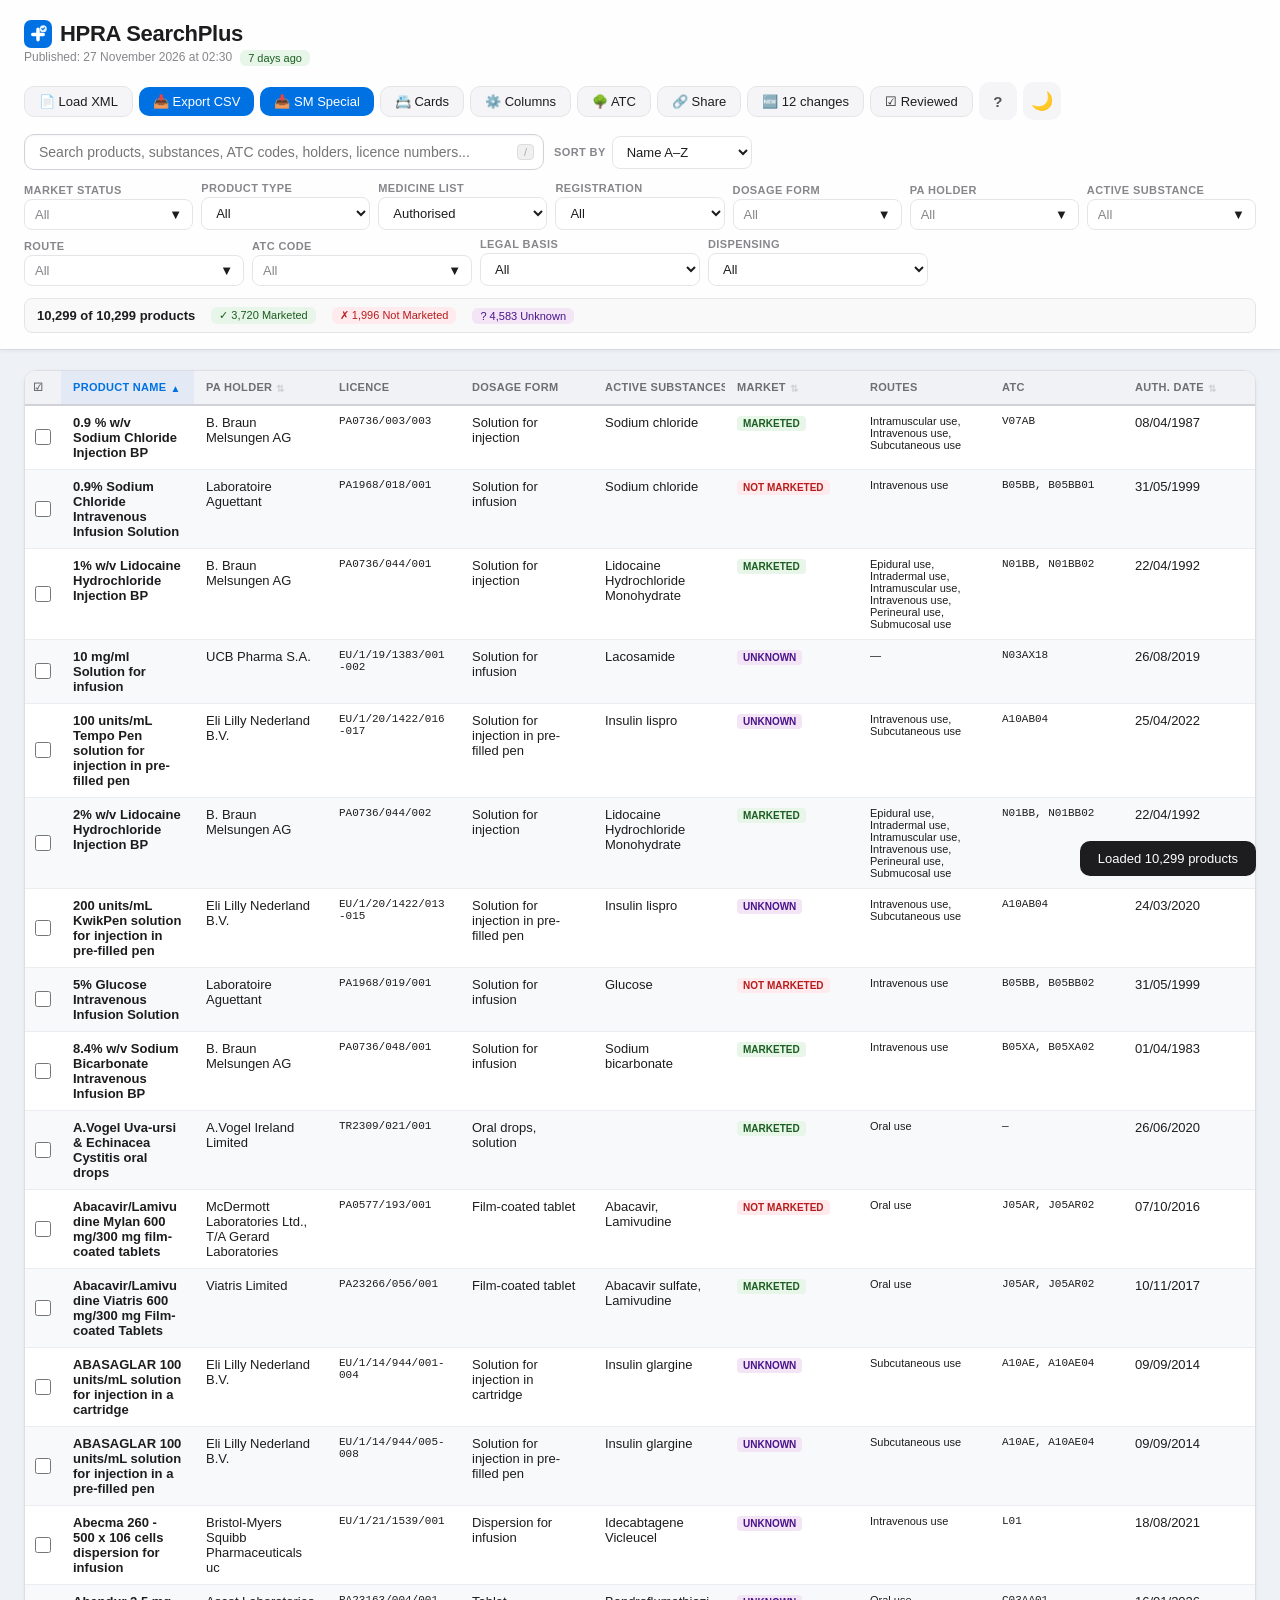
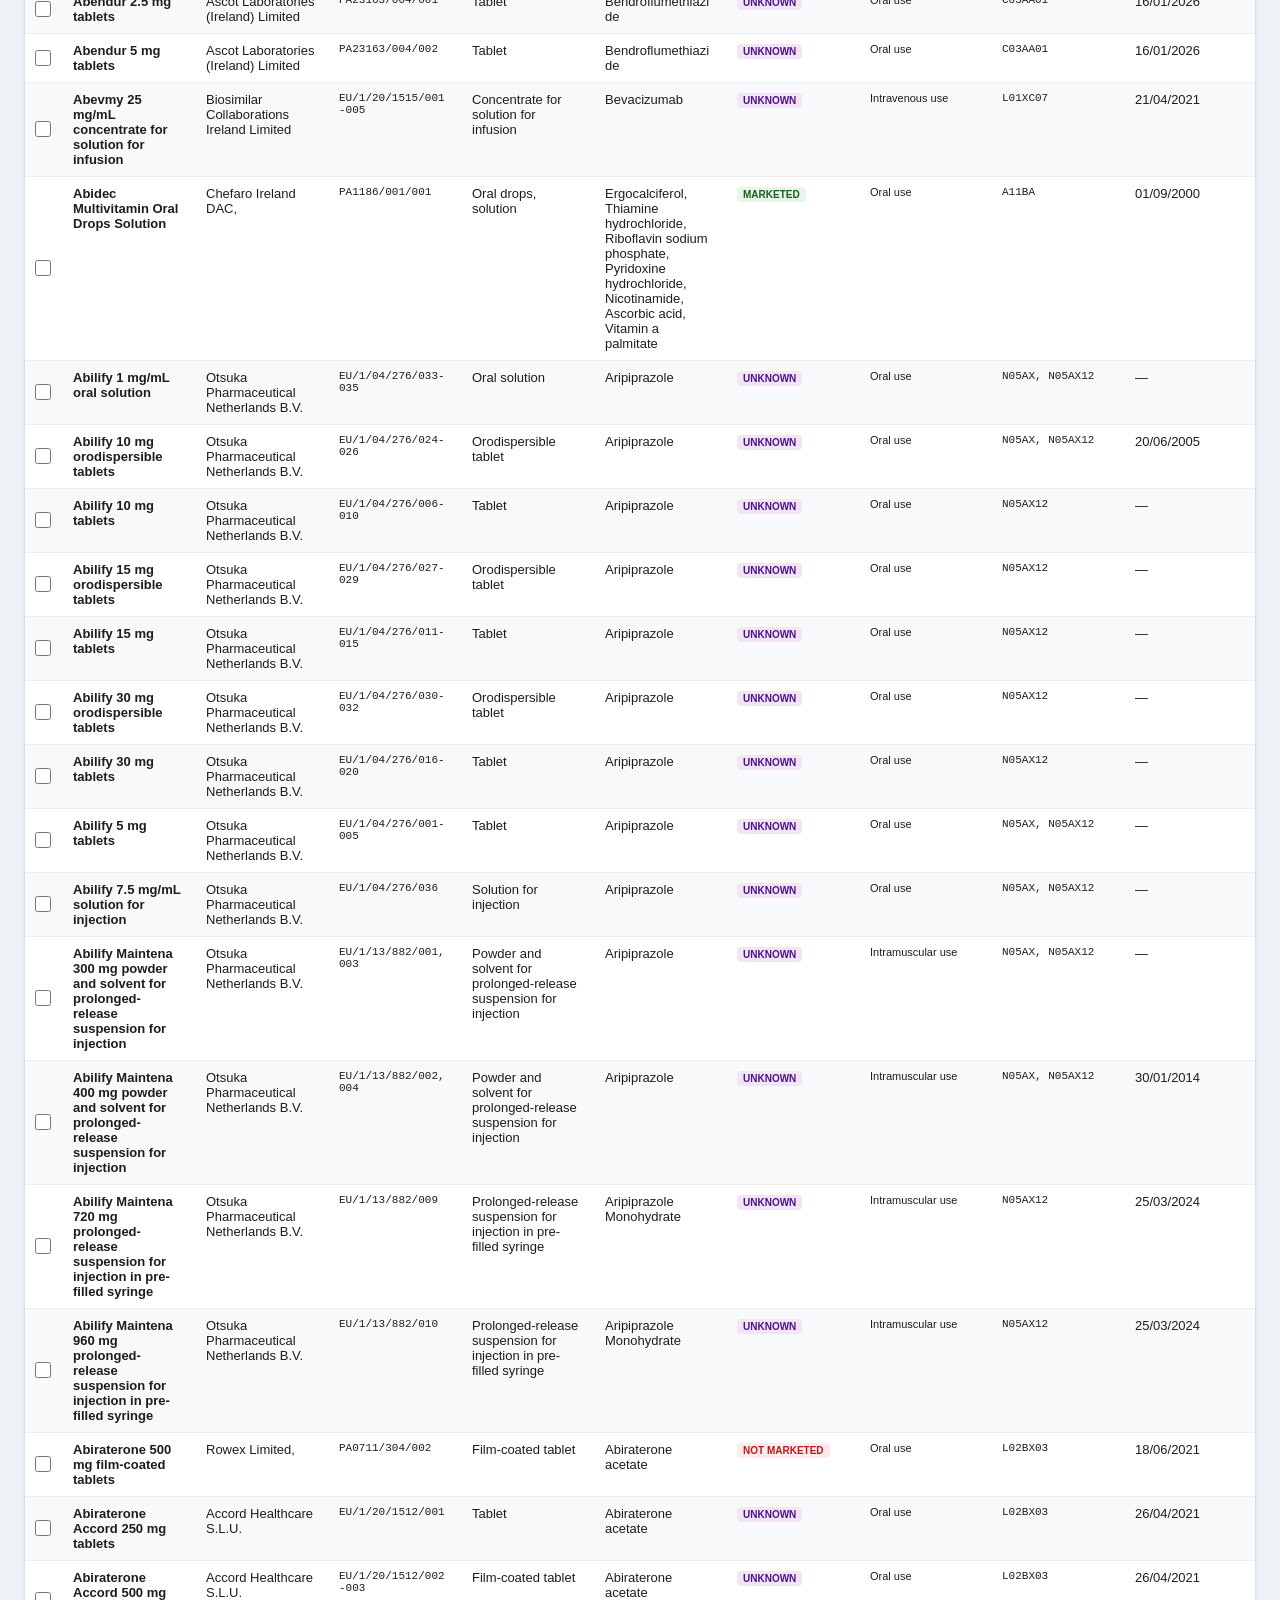
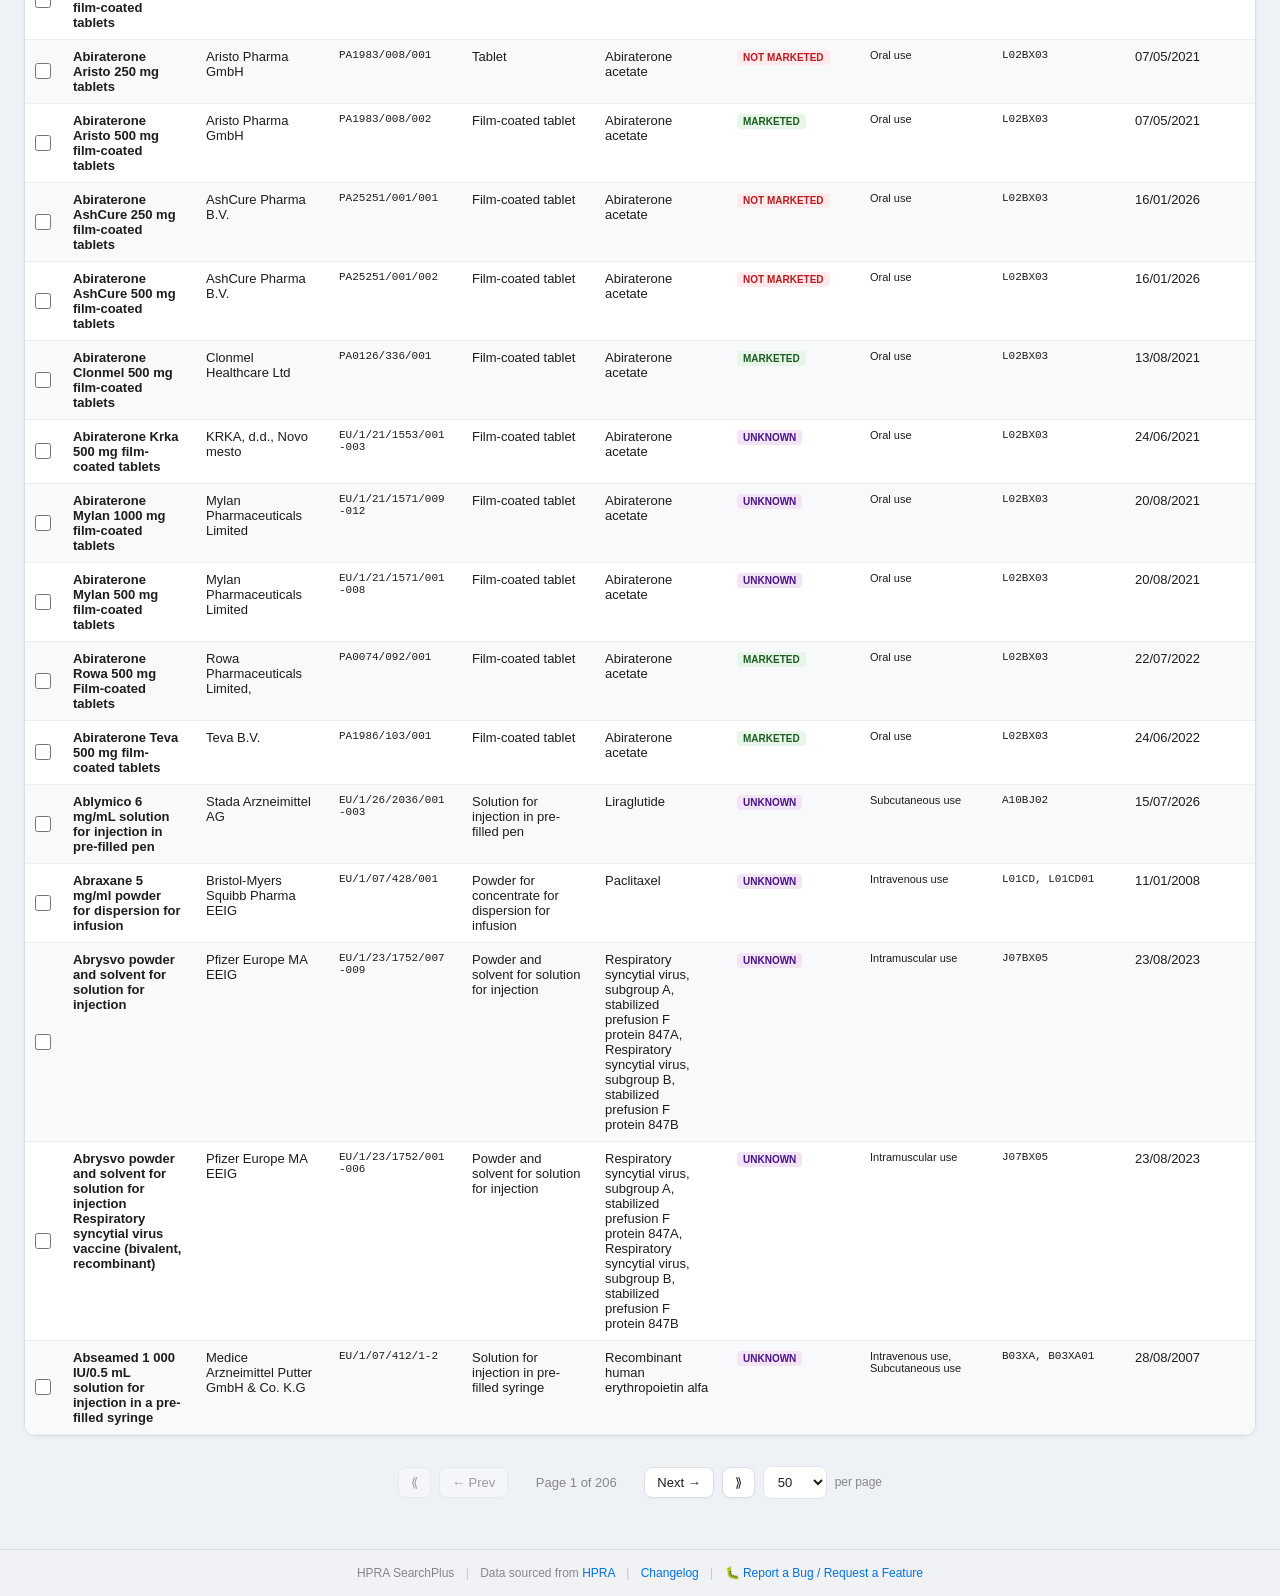
<file: index.html>
<!DOCTYPE html>
<html lang="en">
<head>
    <meta charset="UTF-8">
    <meta name="viewport" content="width=device-width, initial-scale=1.0">
    <title>HPRA SearchPlus</title>
    <link rel="stylesheet" href="css/styles.css">
</head>
<body>
    <div class="header">
        <div class="header-content">
            <div class="header-top">
                <div class="header-text">
                    <h1><svg class="app-logo" viewBox="0 0 32 32" width="28" height="28" fill="none" xmlns="http://www.w3.org/2000/svg"><rect width="32" height="32" rx="8" fill="#0071e3"/><path d="M8 16.5a2 2 0 012-2h4v-4a2 2 0 014 0v4h4a2 2 0 010 4h-4v4a2 2 0 01-4 0v-4h-4a2 2 0 01-2-2z" fill="#fff"/><circle cx="22" cy="10" r="4" fill="#fff" opacity=".9"/><path d="M20.5 10l1 1 2-2" stroke="#0071e3" stroke-width="1.5" stroke-linecap="round" stroke-linejoin="round"/></svg> HPRA SearchPlus</h1>
                    <div class="publication-date" id="publicationDate">No data loaded</div>
                </div>
                <div class="header-controls">
                    <input type="file" id="xmlFileInput" accept=".xml" />
                    <button type="button" class="btn btn-secondary" id="fileSelectBtn" title="Load XML file">📄 Load XML</button>
                    <button type="button" class="btn btn-primary" id="exportBtn" title="Export filtered results to CSV" style="display:none;">📥 Export CSV</button>
                    <button type="button" class="btn btn-primary" id="exportSMBtn" title="Export filtered results into the NMPC bulk product data template" style="display:none;">📥 SM Special</button>
                    <button type="button" class="btn btn-secondary" id="viewToggleBtn" title="Toggle table/card view" style="display:none;">📊 Table</button>
                    <div class="column-picker-wrapper" id="columnPickerWrapper" style="display:none;position:relative;">
                        <button type="button" class="btn btn-secondary" id="columnPickerBtn" title="Choose table columns">⚙️ Columns</button>
                        <div class="column-picker-dropdown" id="columnPickerDropdown"></div>
                    </div>
                    <button type="button" class="btn btn-secondary" id="atcBrowserBtn" title="Browse ATC classification tree" style="display:none;">🌳 ATC</button>
                    <button type="button" class="btn btn-secondary" id="shareBtn" title="Copy shareable link with current filters" style="display:none;">🔗 Share</button>
                    <button type="button" class="btn btn-secondary" id="changesBtn" title="See what changed in the latest data update" style="display:none;">🆕 What's changed</button>
                    <button type="button" class="btn btn-secondary" id="reviewedFilterBtn" title="Filter to show only reviewed items" style="display:none;">☑ Reviewed</button>
                    <button type="button" class="btn btn-secondary" id="clearChecklistBtn" title="Clear all checklist selections" style="display:none;">✕ Clear Checklist</button>
                    <button type="button" class="btn-icon" id="helpBtn" title="Keyboard shortcuts &amp; help (?)" aria-label="Help">?</button>
                    <button type="button" class="btn-icon" id="themeToggle" title="Toggle dark mode">🌙</button>
                </div>
            </div>

            <div class="search-row" id="searchRow" style="display:none;">
                <div class="search-input-wrapper">
                    <input type="text" class="search-input" id="searchInput"
                        placeholder="Search products, substances, ATC codes, holders, licence numbers..."
                        autocomplete="off">
                    <button class="search-clear" id="searchClear" title="Clear search">✕</button>
                    <span class="search-shortcut" id="searchHint">/</span>
                </div>
                <div style="display:flex;gap:6px;align-items:center;">
                    <label class="filter-label" style="white-space:nowrap;">Sort by</label>
                    <select id="sortSelect" style="width:auto;min-width:140px;">
                        <option value="name-asc">Name A–Z</option>
                        <option value="name-desc">Name Z–A</option>
                        <option value="holder-asc">Holder A–Z</option>
                        <option value="holder-desc">Holder Z–A</option>
                        <option value="date-desc">Date (Newest)</option>
                        <option value="date-asc">Date (Oldest)</option>
                        <option value="market">Market Status</option>
                    </select>
                </div>
            </div>

            <div class="filters-row" id="filtersRow" style="display:none;">
                <div class="filter-group" id="filterMarketGroup">
                    <label class="filter-label">Market Status</label>
                    <div class="multiselect-wrapper" data-ms="market">
                        <button type="button" class="multiselect-button"><span class="ms-display multiselect-placeholder">All</span><span>▼</span></button>
                        <div class="multiselect-dropdown">
                            <div class="multiselect-search"><input type="text" placeholder="Type to search..."></div>
                            <div class="multiselect-actions"><button type="button" class="ms-select-all">Select Visible</button><button type="button" class="ms-clear">Clear All</button></div>
                            <div class="multiselect-options"></div>
                        </div>
                    </div>
                </div>
                <div class="filter-group">
                    <label class="filter-label">Product Type</label>
                    <select id="filterType"><option value="">All</option></select>
                </div>
                <div class="filter-group">
                    <label class="filter-label">Medicine List</label>
                    <select id="filterList">
                        <option value="authorised">Authorised</option>
                        <option value="withdrawn">Withdrawn</option>
                        <option value="">All</option>
                    </select>
                </div>
                <div class="filter-group">
                    <label class="filter-label">Registration</label>
                    <select id="filterStatus"><option value="">All</option></select>
                </div>
                <div class="filter-group" id="filterFormGroup">
                    <label class="filter-label">Dosage Form</label>
                    <div class="multiselect-wrapper" data-ms="form">
                        <button type="button" class="multiselect-button"><span class="ms-display multiselect-placeholder">All</span><span>▼</span></button>
                        <div class="multiselect-dropdown">
                            <div class="multiselect-search"><input type="text" placeholder="Type to search forms..."></div>
                            <div class="multiselect-actions"><button type="button" class="ms-select-all">Select Visible</button><button type="button" class="ms-clear">Clear All</button></div>
                            <div class="multiselect-options"></div>
                        </div>
                    </div>
                </div>
                <div class="filter-group" id="filterHolderGroup">
                    <label class="filter-label">PA Holder</label>
                    <div class="multiselect-wrapper" data-ms="holder">
                        <button type="button" class="multiselect-button"><span class="ms-display multiselect-placeholder">All</span><span>▼</span></button>
                        <div class="multiselect-dropdown">
                            <div class="multiselect-search"><input type="text" placeholder="Type to search holders..."></div>
                            <div class="multiselect-actions"><button type="button" class="ms-select-all">Select Visible</button><button type="button" class="ms-clear">Clear All</button></div>
                            <div class="multiselect-options"></div>
                        </div>
                    </div>
                </div>
                <div class="filter-group" id="filterSubstancesGroup">
                    <label class="filter-label">Active Substance</label>
                    <div class="multiselect-wrapper" data-ms="substance">
                        <button type="button" class="multiselect-button"><span class="ms-display multiselect-placeholder">All</span><span>▼</span></button>
                        <div class="multiselect-dropdown">
                            <div class="multiselect-search"><input type="text" placeholder="Type to search substances..."></div>
                            <div class="multiselect-actions"><button type="button" class="ms-select-all">Select Visible</button><button type="button" class="ms-clear">Clear All</button></div>
                            <div class="multiselect-options"></div>
                        </div>
                    </div>
                </div>
                <div class="filter-group" id="filterRoutesGroup">
                    <label class="filter-label">Route</label>
                    <div class="multiselect-wrapper" data-ms="route">
                        <button type="button" class="multiselect-button"><span class="ms-display multiselect-placeholder">All</span><span>▼</span></button>
                        <div class="multiselect-dropdown">
                            <div class="multiselect-search"><input type="text" placeholder="Type to search routes..."></div>
                            <div class="multiselect-actions"><button type="button" class="ms-select-all">Select Visible</button><button type="button" class="ms-clear">Clear All</button></div>
                            <div class="multiselect-options"></div>
                        </div>
                    </div>
                </div>
                <div class="filter-group" id="filterATCGroup">
                    <label class="filter-label">ATC Code</label>
                    <div class="multiselect-wrapper" data-ms="atc">
                        <button type="button" class="multiselect-button"><span class="ms-display multiselect-placeholder">All</span><span>▼</span></button>
                        <div class="multiselect-dropdown">
                            <div class="multiselect-search"><input type="text" placeholder="Type to search ATC codes..."></div>
                            <div class="multiselect-actions"><button type="button" class="ms-select-all">Select Visible</button><button type="button" class="ms-clear">Clear All</button></div>
                            <div class="multiselect-options"></div>
                        </div>
                    </div>
                </div>
                <div class="filter-group">
                    <label class="filter-label">Legal Basis</label>
                    <select id="filterLegalBasis"><option value="">All</option></select>
                </div>
                <div class="filter-group">
                    <label class="filter-label">Dispensing</label>
                    <select id="filterDispensing"><option value="">All</option></select>
                </div>
                <div class="filter-group" style="justify-content:flex-end;">
                    <button type="button" class="btn btn-danger" id="clearFiltersBtn" style="display:none;" title="Reset all filters and search">✕ Clear All</button>
                </div>
            </div>

            <div class="filter-pills-bar" id="filterPillsBar" style="display:none;"></div>

            <div class="stats-bar" id="statsBar" style="display:none;">
                <span class="stat-total" id="statTotal"></span>
                <span class="stat-pill stat-marketed" id="statMarketed"></span>
                <span class="stat-pill stat-not-marketed" id="statNotMarketed"></span>
                <span class="stat-pill stat-unknown" id="statUnknown"></span>
                <span class="stat-pill stat-reviewed" id="statReviewed" style="display:none;"></span>
            </div>
        </div>
    </div>

    <div class="container">
        <div id="loadingState">
            <div class="loading">
                <div class="loader"></div>
                <p>Looking for XML data...</p>
            </div>
        </div>

        <div id="dropZone" style="display:none;">
            <div class="drop-zone" id="dropArea">
                <div class="drop-zone-icon">📂</div>
                <div class="drop-zone-title">Load HPRA Product List</div>
                <div class="drop-zone-sub">Drag &amp; drop your XML file here, or choose an option below</div>
                <div class="drop-zone-buttons">
                    <button class="btn btn-primary" id="loadOnlineBtn">🌐 Load Online HPRA File</button>
                    <button class="btn btn-secondary" id="dropZoneBrowse">📄 Browse Local File</button>
                </div>
                <div class="drop-zone-hint">
                    <strong>Online HPRA File</strong> fetches the latest list directly from hpra.ie.<br>
                    <strong>Browse Local File</strong> lets you load an XML file from your device.
                </div>
            </div>
        </div>

        <div class="atc-browser-panel" id="atcBrowserPanel" style="display:none;">
            <div class="atc-browser-header">
                <div class="atc-browser-title">🌳 ATC Classification Browser</div>
                <div style="display:flex;gap:6px;align-items:center;">
                    <span class="atc-active-filter" id="atcActiveFilter" style="display:none;"></span>
                    <button type="button" class="btn btn-danger" id="clearAtcFilter" style="display:none;font-size:11px;padding:4px 10px;">✕ Clear</button>
                    <button type="button" class="atc-collapse-btn" id="atcCollapseAll" title="Collapse all">⊟</button>
                </div>
            </div>
            <div class="atc-browser-search">
                <input type="text" id="atcBrowserSearch" placeholder="Search ATC codes..." />
            </div>
            <div class="atc-browser-tree" id="atcBrowserTree"></div>
        </div>

        <div id="productsContainer" style="display:none;"></div>

        <div class="pagination" id="paginationControls" style="display:none;">
            <button type="button" id="firstPageBtn" title="First page">⟪</button>
            <button type="button" id="prevPageBtn" title="Previous page">← Prev</button>
            <div class="page-info"><span id="pageInfo">Page 1</span></div>
            <button type="button" id="nextPageBtn" title="Next page">Next →</button>
            <button type="button" id="lastPageBtn" title="Last page">⟫</button>
            <select id="perPageSelect" title="Items per page">
                <option value="25">25</option>
                <option value="50" selected>50</option>
                <option value="100">100</option>
                <option value="250">250</option>
            </select>
            <span style="font-size:12px;color:#86868b;">per page</span>
        </div>
    </div>

    <div class="modal" id="detailModal">
        <div class="modal-content" id="modalContent">
            <div id="modalBody"></div>
        </div>
    </div>

    <div class="toast" id="toast"></div>

    <footer class="app-footer" id="appFooter" style="display:none;">
        <span>HPRA SearchPlus</span>
        <span class="footer-sep">|</span>
        <span>Data sourced from <a href="https://www.hpra.ie" target="_blank" rel="noopener">HPRA</a></span>
        <span class="footer-sep">|</span>
        <a href="#" id="changelogLink">Changelog</a>
        <span class="footer-sep">|</span>
        <a href="https://github.com/snbyrnes/snbyrnes.github.io/issues/new/choose" target="_blank" rel="noopener">🐛 Report a Bug / Request a Feature</a>
    </footer>

    <div class="changelog-overlay" id="changelogModal">
        <div class="changelog-modal">
            <div class="changelog-header">
                <h3>📋 Changelog</h3>
                <button type="button" class="changelog-close" id="closeChangelog" title="Close">✕</button>
            </div>
            <div class="changelog-body" id="changelogContent">
                <div class="changelog-loading">Loading changelog...</div>
            </div>
        </div>
    </div>

    <div class="changelog-overlay" id="changesModal">
        <div class="changelog-modal">
            <div class="changelog-header">
                <h3>🆕 What's changed</h3>
                <button type="button" class="changelog-close" id="closeChanges" title="Close">✕</button>
            </div>
            <div class="changelog-body" id="changesContent"></div>
        </div>
    </div>

    <div class="help-overlay" id="helpModal" role="dialog" aria-modal="true" aria-label="Keyboard shortcuts">
        <div class="help-modal">
            <div class="help-header">
                <h3>⌨️ Keyboard Shortcuts</h3>
                <button type="button" class="changelog-close" id="closeHelp" title="Close">✕</button>
            </div>
            <div class="help-body">
                <div class="help-section">
                    <div class="help-section-title">Navigation</div>
                    <div class="help-row"><kbd>/</kbd><span>Focus search bar</span></div>
                    <div class="help-row"><kbd>Esc</kbd><span>Close modal or dismiss open dropdowns</span></div>
                    <div class="help-row"><kbd>n</kbd><span>Next page</span></div>
                    <div class="help-row"><kbd>p</kbd><span>Previous page</span></div>
                    <div class="help-row"><kbd>↑</kbd><kbd>↓</kbd><span>Move between table rows</span></div>
                    <div class="help-row"><kbd>Enter</kbd><span>Open detail for the focused row</span></div>
                </div>
                <div class="help-section">
                    <div class="help-section-title">Actions</div>
                    <div class="help-row"><kbd>e</kbd><span>Export current results to CSV</span></div>
                    <div class="help-row"><kbd>t</kbd><span>Toggle Table / Cards view</span></div>
                    <div class="help-row"><kbd>?</kbd><span>Show this help</span></div>
                </div>
                <div class="help-tip">Shortcuts are disabled while typing in a search or filter field.</div>
            </div>
        </div>
    </div>

    <script src="js/exceljs.min.js"></script>
    <script src="js/app.js"></script>
</body>
</html>
</file>
<file: css/styles.css>
/* HPRA SearchPlus – Styles */

* { margin: 0; padding: 0; box-sizing: border-box; }

body {
    font-family: -apple-system, BlinkMacSystemFont, 'Segoe UI', Roboto, Oxygen, Ubuntu, Cantarell, sans-serif;
    background: #eef1f5; color: #1d1d1f;
    transition: background 0.3s ease, color 0.3s ease;
}
body.dark { background: #161618; color: #f5f5f7; }

/* ── Header ─────────────────────────────────────────── */
.header {
    background: rgba(255,255,255,0.92); backdrop-filter: blur(12px);
    padding: 20px 24px 16px; border-bottom: 1px solid #d8dae0;
    position: sticky; top: 0; z-index: 100;
    box-shadow: 0 1px 4px rgba(0,0,0,0.06);
}
body.dark .header { background: rgba(29,29,31,0.92); border-bottom-color: #3a3a3c; box-shadow: 0 1px 4px rgba(0,0,0,0.3); }
.header-content { max-width: 1600px; margin: 0 auto; }

.header-top { display: flex; justify-content: space-between; align-items: center; gap: 16px; flex-wrap: wrap; }
.header-text { display: flex; flex-direction: column; gap: 2px; }
.header-text h1 { font-size: 22px; font-weight: 700; letter-spacing: -0.3px; display: flex; align-items: center; gap: 8px; }
.app-logo { flex-shrink: 0; vertical-align: middle; }
.publication-date { font-size: 12px; color: #86868b; }
.header-controls { display: flex; gap: 6px; align-items: center; flex-wrap: wrap; }

/* Buttons */
.btn {
    border: none; padding: 7px 14px; border-radius: 10px; cursor: pointer;
    font-size: 13px; font-weight: 500; transition: all 0.2s ease;
    display: inline-flex; align-items: center; gap: 5px; white-space: nowrap;
}
.btn-primary { background: #0071e3; color: #fff; }
.btn-primary:hover { background: #0077ed; }
body.dark .btn-primary { background: #0a84ff; }
.btn-secondary {
    background: #f5f5f7; color: #1d1d1f; border: 1px solid #e5e5e7;
}
.btn-secondary:hover { background: #e8e8ed; border-color: #0071e3; }
body.dark .btn-secondary { background: #424245; color: #f5f5f7; border-color: #555558; }
body.dark .btn-secondary:hover { background: #555558; border-color: #0a84ff; }
.btn-secondary.active { background: #0071e3; color: #fff; border-color: #0071e3; }
body.dark .btn-secondary.active { background: #0a84ff; border-color: #0a84ff; }
.btn-icon {
    background: #f5f5f7; border: none; width: 38px; height: 38px;
    border-radius: 10px; cursor: pointer; display: flex; align-items: center;
    justify-content: center; font-size: 18px; transition: background 0.2s;
}
body.dark .btn-icon { background: #424245; }
.btn-icon:hover { background: #e5e5e7; }
body.dark .btn-icon:hover { background: #555558; }
.btn-danger { background: transparent; color: #ff3b30; border: 1px solid #ff3b30; }
.btn-danger:hover { background: #ff3b30; color: #fff; }

#xmlFileInput { display: none; }

/* Search */
.search-row { display: flex; gap: 10px; margin-top: 14px; align-items: center; }
.search-input-wrapper { position: relative; flex: 1; max-width: 520px; }
.search-input {
    width: 100%; padding: 9px 36px 9px 14px; font-size: 14px;
    border: 1px solid #d0d2d8; border-radius: 10px;
    background: white; color: #1d1d1f; transition: all 0.2s ease;
    box-shadow: inset 0 1px 2px rgba(0,0,0,0.04);
}
body.dark .search-input { background: #424245; color: #f5f5f7; border-color: #555558; }
.search-input:focus { outline: none; border-color: #0071e3; box-shadow: 0 0 0 3px rgba(0,113,227,0.12); }
.search-clear {
    position: absolute; right: 8px; top: 50%; transform: translateY(-50%);
    background: none; border: none; font-size: 16px; cursor: pointer;
    color: #86868b; display: none; padding: 4px;
}
.search-clear.visible { display: block; }
.search-shortcut {
    position: absolute; right: 10px; top: 50%; transform: translateY(-50%);
    font-size: 11px; color: #aaa; background: #f0f0f0; padding: 1px 6px;
    border-radius: 4px; pointer-events: none; border: 1px solid #ddd;
}
body.dark .search-shortcut { background: #555; border-color: #666; color: #aaa; }

/* Filters */
.filters-row {
    display: flex; gap: 8px; margin-top: 12px; flex-wrap: wrap; align-items: flex-end;
}
.filter-group { display: flex; flex-direction: column; gap: 3px; min-width: 150px; flex: 1; max-width: 220px; }
.filter-label { font-size: 11px; font-weight: 600; text-transform: uppercase; letter-spacing: 0.4px; color: #86868b; }

select {
    padding: 7px 10px; border: 1px solid #e5e5e7; border-radius: 8px;
    background: white; color: #1d1d1f; font-size: 13px;
    cursor: pointer; transition: all 0.2s ease; width: 100%;
}
body.dark select { background: #424245; color: #f5f5f7; border-color: #555558; }
select:focus { outline: none; border-color: #0071e3; }

/* Multiselect */
.multiselect-wrapper { position: relative; width: 100%; }
.multiselect-button {
    padding: 7px 10px; border: 1px solid #e5e5e7; border-radius: 8px;
    background: white; color: #1d1d1f; font-size: 13px; cursor: pointer;
    transition: all 0.2s; text-align: left; width: 100%;
    display: flex; justify-content: space-between; align-items: center;
}
body.dark .multiselect-button { background: #424245; color: #f5f5f7; border-color: #555558; }
.multiselect-button:hover { border-color: #0071e3; }
.multiselect-dropdown {
    display: none; position: absolute; top: 100%; left: 0; right: 0;
    background: white; border: 1px solid #e5e5e7; border-top: none;
    border-radius: 0 0 8px 8px; margin-top: -1px; z-index: 1000;
    box-shadow: 0 8px 20px rgba(0,0,0,0.12);
}
body.dark .multiselect-dropdown { background: #424245; border-color: #555558; box-shadow: 0 8px 20px rgba(0,0,0,0.4); }
.multiselect-dropdown.active { display: block; }
.multiselect-search {
    padding: 6px 8px; border-bottom: 1px solid #e5e5e7;
    position: sticky; top: 0; background: white; z-index: 1001;
}
body.dark .multiselect-search { background: #424245; border-bottom-color: #555558; }
.multiselect-search input {
    width: 100%; padding: 5px 8px; border: 1px solid #e5e5e7;
    border-radius: 6px; font-size: 12px; background: #f5f5f7; color: #1d1d1f;
}
body.dark .multiselect-search input { background: #555558; color: #f5f5f7; border-color: #666669; }
.multiselect-search input:focus { outline: none; border-color: #0071e3; }
.multiselect-actions {
    padding: 4px 8px; border-bottom: 1px solid #e5e5e7; display: flex; gap: 8px;
}
body.dark .multiselect-actions { border-bottom-color: #555558; }
.multiselect-actions button {
    font-size: 11px; color: #0071e3; background: none; border: none; cursor: pointer; padding: 2px;
}
body.dark .multiselect-actions button { color: #0a84ff; }
.multiselect-options { max-height: 220px; overflow-y: auto; }
.multiselect-option {
    padding: 6px 10px; cursor: pointer; display: flex; align-items: center;
    font-size: 13px; border-bottom: 1px solid #f5f5f7; transition: background 0.1s;
}
body.dark .multiselect-option { border-bottom-color: #555558; }
.multiselect-option:hover { background: #f5f5f7; }
body.dark .multiselect-option:hover { background: #555558; }
.multiselect-option input[type="checkbox"] { margin-right: 8px; cursor: pointer; width: 15px; height: 15px; }
.multiselect-option .count { margin-left: auto; font-size: 11px; color: #86868b; min-width: 30px; text-align: right; }
.multiselect-placeholder { color: #86868b; }

/* Stats bar */
.stats-bar {
    display: flex; gap: 16px; margin-top: 12px; align-items: center; flex-wrap: wrap;
    font-size: 12px; color: #86868b;
    background: rgba(0,0,0,0.02); padding: 8px 12px; border-radius: 8px;
    border: 1px solid #e5e5e7;
}
body.dark .stats-bar { background: rgba(255,255,255,0.03); border-color: #3a3a3c; }
.stats-bar .stat-total { font-weight: 600; color: #1d1d1f; font-size: 13px; }
body.dark .stats-bar .stat-total { color: #f5f5f7; }
.stat-pill {
    display: inline-flex; align-items: center; gap: 4px;
    padding: 2px 8px; border-radius: 6px; font-size: 11px; font-weight: 500;
}
.stat-marketed { background: #e8f5e9; color: #1b5e20; }
body.dark .stat-marketed { background: #1b4620; color: #81c784; }
.stat-not-marketed { background: #ffebee; color: #b71c1c; }
body.dark .stat-not-marketed { background: #4c1419; color: #ef5350; }
.stat-unknown { background: #f3e5f5; color: #4a148c; }
body.dark .stat-unknown { background: #3d1a47; color: #ce93d8; }
.stat-reviewed { background: #e0f2f1; color: #004d40; }
body.dark .stat-reviewed { background: #003d33; color: #4db6ac; }

/* Container */
.container { max-width: 1600px; margin: 0 auto; padding: 20px 24px; }

/* Loading & Drop Zone */
.loading { text-align: center; padding: 48px 24px; color: #86868b; }
.loader {
    width: 36px; height: 36px; border: 3px solid #e5e5e7;
    border-top-color: #0071e3; border-radius: 50%;
    animation: spin 0.8s linear infinite; margin: 0 auto 14px;
}
body.dark .loader { border-color: #555558; border-top-color: #0a84ff; }
@keyframes spin { to { transform: rotate(360deg); } }

.drop-zone {
    border: 2px dashed #ccc; border-radius: 16px; padding: 60px 40px;
    text-align: center; transition: all 0.3s ease; cursor: pointer;
    margin: 40px auto; max-width: 600px;
}
.drop-zone.drag-over { border-color: #0071e3; background: rgba(0,113,227,0.05); transform: scale(1.01); }
body.dark .drop-zone { border-color: #555; }
body.dark .drop-zone.drag-over { border-color: #0a84ff; background: rgba(10,132,255,0.08); }
.drop-zone-icon { font-size: 48px; margin-bottom: 16px; opacity: 0.6; }
.drop-zone-title { font-size: 18px; font-weight: 600; margin-bottom: 8px; color: #1d1d1f; }
body.dark .drop-zone-title { color: #f5f5f7; }
.drop-zone-sub { font-size: 14px; color: #86868b; margin-bottom: 20px; }
.drop-zone-hint { font-size: 12px; color: #aaa; margin-top: 12px; line-height: 1.6; }
.drop-zone-buttons { display: flex; gap: 10px; justify-content: center; flex-wrap: wrap; margin-bottom: 4px; }

/* Card view */
.products-grid {
    display: grid; grid-template-columns: repeat(auto-fill, minmax(340px, 1fr));
    gap: 14px;
}
.product-card {
    background: white; border-radius: 12px; padding: 18px;
    border: 1px solid #dcdee3; transition: all 0.2s ease; cursor: pointer;
    box-shadow: 0 1px 3px rgba(0,0,0,0.04);
}
body.dark .product-card { background: #2a2a2c; border-color: #3a3a3c; box-shadow: 0 1px 3px rgba(0,0,0,0.2); }
.product-card:hover { border-color: #0071e3; box-shadow: 0 4px 16px rgba(0,0,0,0.08); transform: translateY(-1px); }
body.dark .product-card:hover { box-shadow: 0 4px 16px rgba(0,0,0,0.35); }
.product-name {
    font-size: 15px; font-weight: 600; margin-bottom: 10px;
    color: #1d1d1f; line-height: 1.35;
}
body.dark .product-name { color: #f5f5f7; }
.product-detail {
    font-size: 12px; margin-bottom: 5px; color: #86868b;
    display: flex; justify-content: space-between; align-items: baseline;
}
.detail-label { font-weight: 500; color: #1d1d1f; flex-shrink: 0; }
body.dark .detail-label { color: #e8e8ed; }
.detail-value { text-align: right; flex: 1; margin-left: 10px; word-break: break-word; }

.badge {
    display: inline-block; padding: 3px 8px; border-radius: 6px;
    font-size: 10px; font-weight: 600; text-transform: uppercase;
    letter-spacing: 0.4px; margin-top: 10px; margin-right: 4px;
}
.badge-marketed { background: #e8f5e9; color: #1b5e20; }
body.dark .badge-marketed { background: #1b4620; color: #81c784; }
.badge-not-marketed { background: #ffebee; color: #b71c1c; }
body.dark .badge-not-marketed { background: #4c1419; color: #ef5350; }
.badge-unknown { background: #f3e5f5; color: #4a148c; }
body.dark .badge-unknown { background: #3d1a47; color: #ce93d8; }

.substance-tags { margin-top: 8px; padding-top: 8px; border-top: 1px solid #e5e5e7; }
body.dark .substance-tags { border-top-color: #424245; }
.substance-tag {
    display: inline-block; background: #e8ecf2; color: #1d1d1f;
    padding: 3px 7px; border-radius: 5px; margin: 2px 3px 2px 0; font-size: 10px;
    border: 1px solid #d8dae0;
}
body.dark .substance-tag { background: #3a3a3c; color: #f5f5f7; border-color: #4a4a4c; }

/* Table view */
.products-table-wrapper { overflow-x: auto; border-radius: 12px; border: 1px solid #dcdee3; box-shadow: 0 1px 4px rgba(0,0,0,0.05); }
body.dark .products-table-wrapper { border-color: #3a3a3c; box-shadow: 0 1px 4px rgba(0,0,0,0.25); }
.products-table {
    width: 100%; border-collapse: collapse; font-size: 13px;
    background: white;
}
body.dark .products-table { background: #2a2a2c; }
.products-table th {
    position: sticky; top: 0; background: #f0f2f5; padding: 10px 12px;
    text-align: left; font-weight: 600; font-size: 11px;
    text-transform: uppercase; letter-spacing: 0.3px; color: #6e6e73;
    border-bottom: 2px solid #d0d2d8; cursor: pointer; user-select: none;
    white-space: nowrap;
}
body.dark .products-table th { background: #2f2f31; border-bottom-color: #424245; color: #98989d; }
.products-table th:hover { color: #0071e3; }
body.dark .products-table th:hover { color: #0a84ff; }
.products-table th .sort-arrow { margin-left: 4px; font-size: 10px; }
.products-table td {
    padding: 9px 12px; border-bottom: 1px solid #ecedf0;
    vertical-align: top; max-width: 250px; word-break: break-word;
}
body.dark .products-table td { border-bottom-color: #333335; }
.products-table tr { cursor: pointer; transition: background 0.15s; }
.products-table tbody tr:nth-child(even) { background: #f8f9fb; }
body.dark .products-table tbody tr:nth-child(even) { background: #252527; }
.products-table tbody tr:hover { background: #e8ecf2; }
body.dark .products-table tbody tr:hover { background: #36363a; }
.products-table .cell-badge {
    display: inline-block; padding: 2px 6px; border-radius: 4px;
    font-size: 10px; font-weight: 600; text-transform: uppercase;
}

/* Reviewed column */
.review-col {
    width: 36px; min-width: 36px; max-width: 36px; white-space: nowrap;
    text-align: center; padding: 6px 8px !important;
    vertical-align: middle !important;
}
.products-table td.review-col { vertical-align: middle !important; }
.review-col input[type="checkbox"] {
    width: 16px; height: 16px; cursor: pointer;
    accent-color: #0071e3; display: block; margin: 0 auto;
}
body.dark .review-col input[type="checkbox"] { accent-color: #0a84ff; }

/* Reviewed row highlight */
.products-table tbody tr.row-reviewed { background: #f0faf3 !important; }
body.dark .products-table tbody tr.row-reviewed { background: #1a3320 !important; }
.products-table tbody tr.row-reviewed td { border-bottom-color: #c3e6cb !important; }
body.dark .products-table tbody tr.row-reviewed td { border-bottom-color: #2d5e3a !important; }

/* Reviewed card highlight */
.product-card.card-reviewed {
    border-color: #34c759 !important;
    background: #f0faf3;
}
body.dark .product-card.card-reviewed {
    border-color: #30d158 !important;
    background: #1a3320;
}

/* Card top row (name + review checkbox) */
.card-top-row {
    display: flex; justify-content: space-between;
    align-items: flex-start; gap: 8px; margin-bottom: 10px;
}
.card-top-row .product-name { flex: 1; }
.review-card-check {
    display: flex; align-items: flex-start;
    cursor: pointer; flex-shrink: 0; padding-top: 2px;
}
.review-card-check input[type="checkbox"] {
    width: 16px; height: 16px; cursor: pointer; accent-color: #0071e3;
}
body.dark .review-card-check input[type="checkbox"] { accent-color: #0a84ff; }

/* No results */
.no-results { text-align: center; padding: 60px 24px; color: #86868b; }
.no-results-icon { font-size: 48px; margin-bottom: 12px; opacity: 0.5; }
.no-results-text { font-size: 17px; font-weight: 600; margin-bottom: 6px; color: #1d1d1f; }
body.dark .no-results-text { color: #f5f5f7; }

/* Pagination */
.pagination {
    display: flex; justify-content: center; align-items: center;
    gap: 8px; margin: 30px 0; flex-wrap: wrap;
}
.pagination button {
    padding: 7px 12px; border: 1px solid #dcdee3; border-radius: 8px;
    background: white; color: #1d1d1f; font-size: 13px; cursor: pointer;
    transition: all 0.2s; box-shadow: 0 1px 2px rgba(0,0,0,0.04);
}
body.dark .pagination button { background: #2a2a2c; color: #f5f5f7; border-color: #3a3a3c; box-shadow: none; }
.pagination button:hover:not(:disabled) { background: #e8ecf2; border-color: #0071e3; }
body.dark .pagination button:hover:not(:disabled) { background: #3a3a3c; }
.pagination button:disabled { opacity: 0.4; cursor: not-allowed; }
.pagination .page-info { color: #86868b; font-size: 13px; min-width: 120px; text-align: center; }
.pagination select { width: auto; min-width: 60px; }

/* Modal */
.modal {
    display: none; position: fixed; inset: 0;
    background: rgba(0,0,0,0.5); backdrop-filter: blur(4px);
    z-index: 1000; align-items: center; justify-content: center; padding: 20px;
}
.modal.active { display: flex; }
.modal-content {
    background: white; border-radius: 14px; padding: 28px;
    max-width: 680px; max-height: 85vh; overflow-y: auto; width: 100%;
    box-shadow: 0 20px 60px rgba(0,0,0,0.25);
    border: 1px solid rgba(0,0,0,0.08);
}
body.dark .modal-content { background: #2a2a2c; }
.modal-header { display: flex; justify-content: space-between; align-items: flex-start; margin-bottom: 20px; }
.modal-header h2 { font-size: 20px; font-weight: 700; line-height: 1.3; flex: 1; margin-right: 16px; }
.modal-close {
    font-size: 22px; cursor: pointer; color: #86868b; border: none;
    background: #f5f5f7; width: 32px; height: 32px; border-radius: 8px;
    display: flex; align-items: center; justify-content: center; flex-shrink: 0;
}
body.dark .modal-close { background: #424245; }
.modal-close:hover { background: #e5e5e7; color: #1d1d1f; }
body.dark .modal-close:hover { background: #555; color: #f5f5f7; }

.modal-section { margin-bottom: 20px; background: #f8f9fb; border-radius: 10px; padding: 14px 16px; }
body.dark .modal-section { background: #232325; }
.modal-section-title {
    font-size: 11px; font-weight: 700; text-transform: uppercase;
    letter-spacing: 0.5px; color: #0071e3; margin-bottom: 10px;
    padding-bottom: 6px; border-bottom: 1px solid #e5e5e7;
}
body.dark .modal-section-title { color: #0a84ff; border-bottom-color: #424245; }
.modal-field { margin-bottom: 12px; }
.modal-field-label {
    font-weight: 500; color: #86868b; font-size: 11px;
    text-transform: uppercase; letter-spacing: 0.4px; margin-bottom: 2px;
}
.modal-field-value { color: #1d1d1f; font-size: 14px; line-height: 1.5; }
body.dark .modal-field-value { color: #f5f5f7; }
.modal-field-value ul { list-style: none; }
.modal-field-value li { padding: 2px 0; }
.modal-field-value li::before { content: "\2022 "; color: #86868b; }
.copy-btn {
    background: none; border: none; cursor: pointer; font-size: 14px;
    padding: 2px 4px; margin-left: 6px; opacity: 0.5; transition: opacity 0.2s;
    vertical-align: middle;
}
.copy-btn:hover { opacity: 1; }
.copy-btn.copied { opacity: 1; }

/* Toast */
.toast {
    position: fixed; bottom: 24px; right: 24px; background: #1d1d1f;
    color: #fff; padding: 10px 18px; border-radius: 10px; font-size: 13px;
    z-index: 2000; opacity: 0; transform: translateY(20px);
    transition: all 0.3s ease; pointer-events: none;
}
body.dark .toast { background: #f5f5f7; color: #1d1d1f; }
.toast.visible { opacity: 1; transform: translateY(0); }

/* Responsive */
@media (max-width: 768px) {
    .header { padding: 14px 16px 12px; }
    .header-text h1 { font-size: 18px; }
    .container { padding: 14px 16px; }
    .products-grid { grid-template-columns: 1fr; }
    .search-input-wrapper { max-width: 100%; }
    .filter-group { min-width: 120px; max-width: none; }
    .filters-row { gap: 6px; }
}

/* Highlight */
mark {
    background: #fef08a; color: inherit; padding: 0 1px; border-radius: 2px;
}
body.dark mark { background: #854d0e; color: #fef08a; }

/* Freshness indicator */
.freshness-badge {
    display: inline-flex; align-items: center; gap: 4px;
    padding: 2px 8px; border-radius: 6px; font-size: 11px; font-weight: 500;
    margin-left: 8px; vertical-align: middle;
}
.freshness-fresh { background: #e8f5e9; color: #1b5e20; }
body.dark .freshness-fresh { background: #1b4620; color: #81c784; }
.freshness-aging { background: #fff3e0; color: #e65100; }
body.dark .freshness-aging { background: #4e2a00; color: #ffb74d; }
.freshness-stale { background: #ffebee; color: #b71c1c; }
body.dark .freshness-stale { background: #4c1419; color: #ef5350; }

/* Column picker */
.column-picker-wrapper { position: relative; }
.column-picker-dropdown {
    display: none; position: absolute; top: 100%; right: 0;
    background: white; border: 1px solid #e5e5e7; border-radius: 10px;
    margin-top: 6px; z-index: 1000; min-width: 220px;
    box-shadow: 0 8px 20px rgba(0,0,0,0.12);
    max-height: 400px; overflow-y: auto;
}
body.dark .column-picker-dropdown { background: #424245; border-color: #555558; box-shadow: 0 8px 20px rgba(0,0,0,0.4); }
.column-picker-dropdown.active { display: block; }
.cp-header {
    padding: 8px 12px; font-size: 11px; font-weight: 700;
    text-transform: uppercase; letter-spacing: 0.4px;
    color: #86868b; border-bottom: 1px solid #e5e5e7;
}
body.dark .cp-header { border-bottom-color: #555558; }
.cp-actions {
    padding: 4px 12px; border-bottom: 1px solid #e5e5e7; display: flex; gap: 8px;
}
body.dark .cp-actions { border-bottom-color: #555558; }
.cp-actions button {
    font-size: 11px; color: #0071e3; background: none; border: none; cursor: pointer; padding: 2px;
}
body.dark .cp-actions button { color: #0a84ff; }
.column-picker-option {
    padding: 6px 12px; cursor: pointer; display: flex; align-items: center;
    font-size: 13px; border-bottom: 1px solid #f5f5f7; transition: background 0.1s;
}
body.dark .column-picker-option { border-bottom-color: #555558; }
.column-picker-option:hover { background: #f5f5f7; }
body.dark .column-picker-option:hover { background: #555558; }
.column-picker-option:last-child { border-bottom: none; }
.column-picker-option input[type="checkbox"] { margin-right: 8px; cursor: pointer; width: 15px; height: 15px; }

/* ── Footer ────────────────────────────────────────── */
.app-footer {
    text-align: center; padding: 16px 24px; font-size: 12px; color: #86868b;
    border-top: 1px solid #d8dae0; background: #f0f2f5;
}
body.dark .app-footer { background: #1a1a1c; border-top-color: #2a2a2c; color: #98989d; }
.app-footer a { color: #0071e3; text-decoration: none; }
.app-footer a:hover { text-decoration: underline; }
body.dark .app-footer a { color: #0a84ff; }
.footer-sep { margin: 0 8px; opacity: 0.4; }

/* ── Changelog Modal ──────────────────────────────── */
.changelog-overlay {
    position: fixed; inset: 0; background: rgba(0,0,0,0.5); display: flex;
    align-items: center; justify-content: center; z-index: 3000;
    opacity: 0; visibility: hidden; transition: opacity 0.25s, visibility 0.25s;
    padding: 24px;
}
.changelog-overlay.active { opacity: 1; visibility: visible; }
.changelog-modal {
    background: #fff; border-radius: 14px; width: 100%; max-width: 620px;
    max-height: 80vh; display: flex; flex-direction: column;
    box-shadow: 0 20px 60px rgba(0,0,0,0.3); transform: translateY(20px);
    transition: transform 0.25s;
}
.changelog-overlay.active .changelog-modal { transform: translateY(0); }
body.dark .changelog-modal { background: #2c2c2e; }
.changelog-header {
    display: flex; justify-content: space-between; align-items: center;
    padding: 18px 24px; border-bottom: 1px solid #e5e5ea;
}
body.dark .changelog-header { border-bottom-color: #3a3a3c; }
.changelog-header h3 { margin: 0; font-size: 17px; font-weight: 600; }
.changelog-close {
    width: 30px; height: 30px; border: none; background: #f5f5f7; color: #666;
    border-radius: 50%; cursor: pointer; font-size: 14px; display: flex;
    align-items: center; justify-content: center; transition: background 0.15s;
}
.changelog-close:hover { background: #ff3b30; color: #fff; }
body.dark .changelog-close { background: #3a3a3c; color: #aaa; }
body.dark .changelog-close:hover { background: #ff453a; color: #fff; }
.changelog-body { padding: 24px; overflow-y: auto; flex: 1; }
.changelog-loading { text-align: center; padding: 40px; color: #86868b; }

/* Changelog rendered content */
.changelog-rendered h1 { font-size: 20px; margin: 0 0 16px; color: #1d1d1f; }
.changelog-rendered h2 {
    font-size: 16px; color: #0071e3; margin: 24px 0 8px; padding-bottom: 6px;
    border-bottom: 2px solid #0071e3;
}
.changelog-rendered h2:first-child { margin-top: 0; }
.changelog-rendered h3 { font-size: 14px; margin: 14px 0 6px; color: #1d1d1f; }
.changelog-rendered ul { margin: 0 0 14px 0; padding-left: 20px; }
.changelog-rendered li { color: #6e6e73; margin-bottom: 5px; font-size: 13px; line-height: 1.5; }
.changelog-rendered hr { border: none; border-top: 1px solid #e5e5ea; margin: 20px 0; }
.changelog-rendered p { color: #6e6e73; font-size: 13px; margin-bottom: 10px; line-height: 1.5; }
.changelog-rendered a { color: #0071e3; }
.changelog-rendered strong { color: #1d1d1f; }
body.dark .changelog-rendered h1,
body.dark .changelog-rendered h3,
body.dark .changelog-rendered strong { color: #f5f5f7; }
body.dark .changelog-rendered h2 { color: #0a84ff; border-bottom-color: #0a84ff; }
body.dark .changelog-rendered li,
body.dark .changelog-rendered p { color: #98989d; }
body.dark .changelog-rendered hr { border-top-color: #3a3a3c; }
body.dark .changelog-rendered a { color: #0a84ff; }

/* ── ATC Browser ──────────────────────────────────── */
.atc-browser-panel {
    background: white; border: 1px solid #e5e5e7; border-radius: 12px;
    margin-bottom: 16px; overflow: hidden;
}
body.dark .atc-browser-panel { background: #2a2a2c; border-color: #424245; }

.atc-browser-header {
    display: flex; justify-content: space-between; align-items: center;
    padding: 12px 16px; border-bottom: 1px solid #e5e5e7;
    background: #f9f9fb;
}
body.dark .atc-browser-header { background: #333; border-bottom-color: #424245; }

.atc-browser-title { font-size: 13px; font-weight: 600; }

.atc-browser-search {
    padding: 8px 12px; border-bottom: 1px solid #f0f0f2;
}
body.dark .atc-browser-search { border-bottom-color: #424245; }

.atc-browser-search input {
    width: 100%; padding: 6px 10px; border: 1px solid #e5e5e7;
    border-radius: 8px; font-size: 13px; background: #f5f5f7; color: #1d1d1f;
}
body.dark .atc-browser-search input { background: #424245; color: #f5f5f7; border-color: #555558; }
.atc-browser-search input:focus { outline: none; border-color: #0071e3; }

.atc-browser-tree { max-height: 420px; overflow-y: auto; padding: 4px 0; }

.atc-node-row {
    display: flex; align-items: center; gap: 6px;
    padding: 5px 10px; cursor: pointer; transition: background 0.1s;
    font-size: 13px; user-select: none;
}
.atc-node-row:hover { background: #f5f5f7; }
body.dark .atc-node-row:hover { background: #3a3a3c; }

.atc-node-active > .atc-node-row {
    background: rgba(0,113,227,0.08);
    box-shadow: inset 3px 0 0 #0071e3;
}
body.dark .atc-node-active > .atc-node-row {
    background: rgba(10,132,255,0.12);
    box-shadow: inset 3px 0 0 #0a84ff;
}

.atc-toggle {
    width: 16px; font-size: 10px; color: #86868b;
    flex-shrink: 0; text-align: center;
    transition: transform 0.15s; display: inline-block;
}
.atc-toggle.expanded { transform: rotate(90deg); }
.atc-toggle:hover { color: #0071e3; }
body.dark .atc-toggle:hover { color: #0a84ff; }

.atc-toggle-spacer { width: 16px; flex-shrink: 0; }

.atc-code-label {
    font-family: 'SF Mono', SFMono-Regular, Consolas, 'Liberation Mono', Menlo, monospace;
    font-weight: 600; font-size: 12px; flex-shrink: 0;
    min-width: 60px;
}

.atc-level-name {
    color: #86868b; font-size: 11px; flex: 1;
    overflow: hidden; text-overflow: ellipsis; white-space: nowrap;
}

.atc-node-count {
    margin-left: auto; font-size: 11px; color: #86868b;
    background: #f0f0f5; padding: 1px 6px; border-radius: 4px;
    flex-shrink: 0;
}
body.dark .atc-node-count { background: #424245; }

.atc-active-filter {
    font-size: 12px; font-weight: 500; color: #0071e3;
    padding: 2px 8px; background: rgba(0,113,227,0.08);
    border-radius: 6px; font-family: monospace;
}
body.dark .atc-active-filter { color: #0a84ff; background: rgba(10,132,255,0.12); }

.atc-collapse-btn {
    background: none; border: none; cursor: pointer;
    font-size: 16px; color: #86868b; padding: 2px 4px;
    border-radius: 4px; transition: all 0.15s;
}
.atc-collapse-btn:hover { color: #0071e3; background: rgba(0,113,227,0.06); }
body.dark .atc-collapse-btn:hover { color: #0a84ff; background: rgba(10,132,255,0.08); }

/* ── Filter Pills Bar ─────────────────────────────── */
.filter-pills-bar {
    display: flex; flex-wrap: wrap; gap: 6px;
    margin-top: 10px; align-items: center;
}
.filter-pill {
    display: inline-flex; align-items: center; gap: 4px;
    background: rgba(0,113,227,0.07); border: 1px solid rgba(0,113,227,0.22);
    border-radius: 20px; padding: 3px 4px 3px 10px;
    font-size: 12px; color: #0055b3; max-width: 240px;
}
body.dark .filter-pill { background: rgba(10,132,255,0.1); border-color: rgba(10,132,255,0.3); color: #4da3ff; }
.filter-pill-label { font-weight: 600; white-space: nowrap; }
.filter-pill-value { overflow: hidden; text-overflow: ellipsis; white-space: nowrap; flex: 1; min-width: 0; }
.filter-pill-remove {
    background: rgba(0,113,227,0.12); border: none; color: #0071e3;
    font-size: 13px; cursor: pointer; line-height: 1; border-radius: 50%;
    width: 18px; height: 18px; display: flex; align-items: center;
    justify-content: center; flex-shrink: 0; transition: all 0.15s;
}
.filter-pill-remove:hover { background: #0071e3; color: white; }
body.dark .filter-pill-remove { color: #0a84ff; background: rgba(10,132,255,0.15); }
body.dark .filter-pill-remove:hover { background: #0a84ff; color: white; }

/* ── Table sort indicators & keyboard nav ─────────── */
.products-table th.sort-active { color: #0071e3; background: #e4eaf5; }
body.dark .products-table th.sort-active { color: #0a84ff; background: #2a3040; }
.sort-arrow { font-size: 9px; vertical-align: middle; margin-left: 2px; }
.sort-arrow-inactive { opacity: 0.25; }
.products-table th[data-sort-field] { cursor: pointer; }

/* ── Column resize handle ─────────────────────────── */
.col-resize-handle {
    position: absolute; top: 0; right: 0;
    width: 6px; height: 100%;
    cursor: col-resize; z-index: 2;
    border-right: 2px solid transparent;
    transition: border-color 0.15s;
}
.col-resize-handle:hover, .col-resize-handle.resizing {
    border-right-color: #0071e3;
}
body.dark .col-resize-handle:hover,
body.dark .col-resize-handle.resizing { border-right-color: #0a84ff; }
body.col-resizing, body.col-resizing * { cursor: col-resize !important; user-select: none !important; }

.products-table tbody tr:focus {
    outline: 2px solid #0071e3; outline-offset: -2px;
    background: rgba(0,113,227,0.05) !important;
}
body.dark .products-table tbody tr:focus {
    outline-color: #0a84ff; background: rgba(10,132,255,0.08) !important;
}

/* ── No-results suggestions ───────────────────────── */
.no-results-suggestions {
    margin-top: 18px; display: flex; flex-direction: column;
    gap: 8px; align-items: center;
}
.no-results-suggest-label {
    font-size: 12px; color: #86868b; margin-bottom: 2px;
}
.suggestion-btn {
    padding: 7px 16px; border-radius: 10px; font-size: 12px;
    background: white; border: 1px solid #dcdee3; color: #1d1d1f;
    cursor: pointer; transition: all 0.15s;
    display: inline-flex; align-items: center; gap: 8px;
    box-shadow: 0 1px 2px rgba(0,0,0,0.04);
}
.suggestion-btn:hover { border-color: #0071e3; color: #0071e3; background: rgba(0,113,227,0.04); }
body.dark .suggestion-btn { background: #2a2a2c; border-color: #424245; color: #f5f5f7; }
body.dark .suggestion-btn:hover { border-color: #0a84ff; color: #0a84ff; }
.suggestion-count {
    background: #eef1f5; padding: 2px 8px; border-radius: 5px;
    font-weight: 600; font-size: 11px; white-space: nowrap;
}
body.dark .suggestion-count { background: #3a3a3c; }

/* Scrollbar styling */
::-webkit-scrollbar { width: 6px; }
::-webkit-scrollbar-track { background: transparent; }
::-webkit-scrollbar-thumb { background: #ccc; border-radius: 3px; }
body.dark ::-webkit-scrollbar-thumb { background: #555; }

/* ── Help Button ──────────────────────────────────── */
#helpBtn {
    font-size: 15px; font-weight: 700; color: #555;
    font-family: -apple-system, BlinkMacSystemFont, 'Segoe UI', sans-serif;
}
body.dark #helpBtn { color: #ccc; }

/* ── Help / Shortcuts Modal ───────────────────────── */
.help-overlay {
    position: fixed; inset: 0; background: rgba(0,0,0,0.5);
    display: flex; align-items: center; justify-content: center;
    z-index: 3000; opacity: 0; visibility: hidden;
    transition: opacity 0.2s, visibility 0.2s; padding: 24px;
}
.help-overlay.active { opacity: 1; visibility: visible; }
.help-modal {
    background: #fff; border-radius: 14px; width: 100%; max-width: 440px;
    box-shadow: 0 20px 60px rgba(0,0,0,0.3);
    transform: translateY(16px); transition: transform 0.2s;
}
.help-overlay.active .help-modal { transform: translateY(0); }
body.dark .help-modal { background: #2c2c2e; }
.help-header {
    display: flex; justify-content: space-between; align-items: center;
    padding: 16px 20px; border-bottom: 1px solid #e5e5ea;
}
body.dark .help-header { border-bottom-color: #3a3a3c; }
.help-header h3 { margin: 0; font-size: 16px; font-weight: 600; }
.help-body { padding: 16px 20px 20px; }
.help-section { margin-bottom: 16px; }
.help-section-title {
    font-size: 10px; font-weight: 700; text-transform: uppercase;
    letter-spacing: 0.5px; color: #0071e3; margin-bottom: 8px;
}
body.dark .help-section-title { color: #0a84ff; }
.help-row {
    display: flex; align-items: center; gap: 6px;
    padding: 6px 0; font-size: 13px;
    border-bottom: 1px solid #f5f5f7;
}
.help-row:last-child { border-bottom: none; }
body.dark .help-row { border-bottom-color: #3a3a3c; }
.help-row span { flex: 1; color: #6e6e73; margin-left: 4px; }
body.dark .help-row span { color: #98989d; }
kbd {
    display: inline-flex; align-items: center; justify-content: center;
    background: #f0f0f5; border: 1px solid #d0d0d8; border-bottom-width: 2px;
    border-radius: 5px; padding: 2px 7px;
    font-family: 'SF Mono', SFMono-Regular, Consolas, 'Liberation Mono', Menlo, monospace;
    font-size: 11px; font-weight: 600; color: #1d1d1f; min-width: 26px;
    white-space: nowrap; flex-shrink: 0;
}
body.dark kbd { background: #3a3a3c; border-color: #555558; border-bottom-color: #666; color: #f5f5f7; }
.help-tip {
    font-size: 11px; color: #86868b; background: #f5f5f7;
    border-radius: 8px; padding: 8px 12px; line-height: 1.5;
}
body.dark .help-tip { background: #1c1c1e; }
</file>
